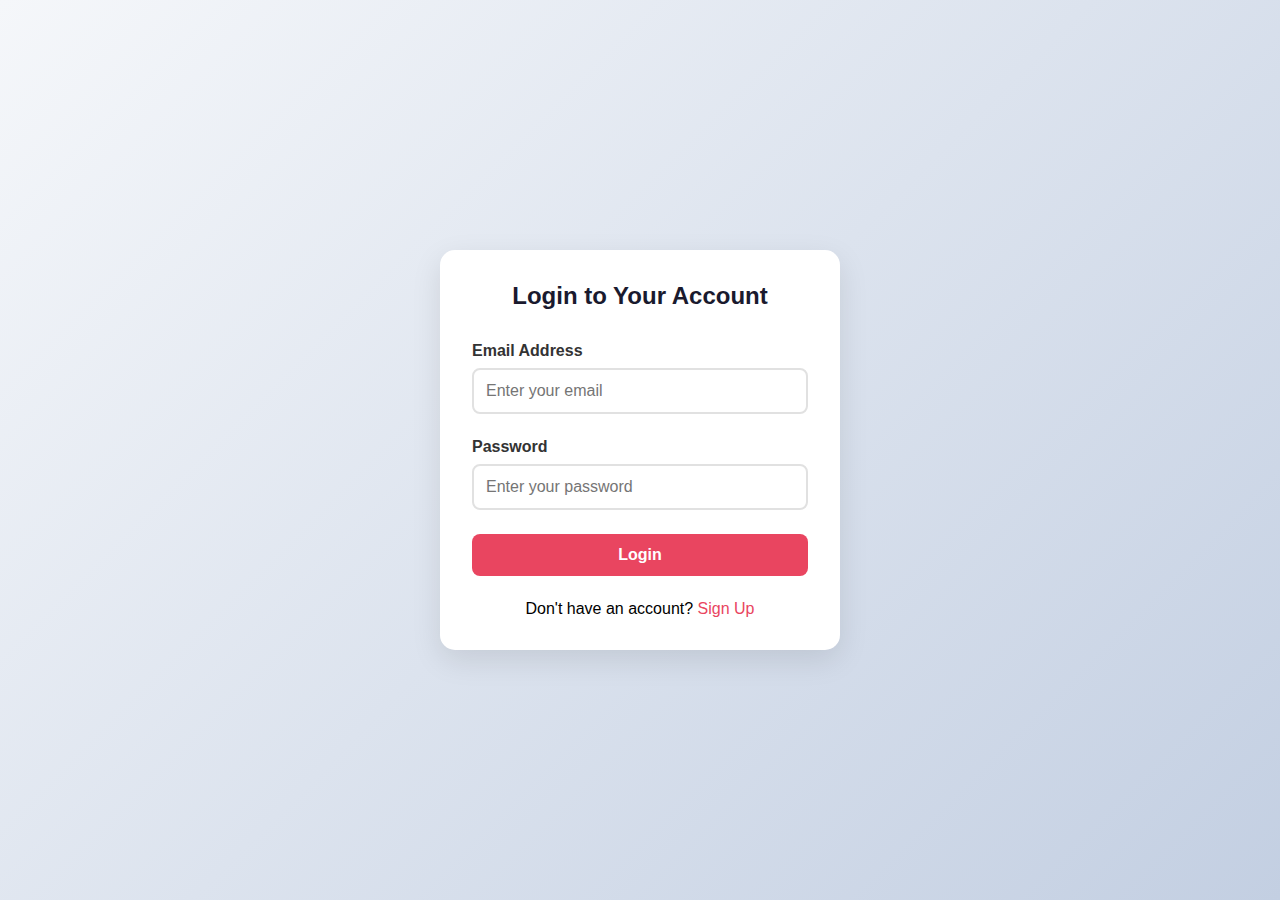
<file: frontend/index.html>
<!DOCTYPE html>
<html lang="en">
<head>
    <meta charset="UTF-8">
    <meta name="viewport" content="width=device-width, initial-scale=1.0">
    <title>Login - KSR Cinemas</title>
    <style>
        * {
            margin: 0;
            padding: 0;
            box-sizing: border-box;
        }
        
        body {
            font-family: Arial, sans-serif;
            background: linear-gradient(135deg, #f5f7fa 0%, #c3cfe2 100%);
            min-height: 100vh;
            display: flex;
            align-items: center;
            justify-content: center;
        }
        
        .form-container {
            max-width: 400px;
            width: 90%;
            padding: 2rem;
            background: white;
            border-radius: 15px;
            box-shadow: 0 10px 30px rgba(0,0,0,0.1);
        }
        
        h2 {
            text-align: center;
            margin-bottom: 2rem;
            color: #1a1a2e;
        }
        
        .form-group {
            margin-bottom: 1.5rem;
        }
        
        label {
            display: block;
            margin-bottom: 0.5rem;
            color: #333;
            font-weight: 600;
        }
        
        input {
            width: 100%;
            padding: 12px;
            border: 2px solid #e1e1e1;
            border-radius: 8px;
            font-size: 1rem;
            transition: border-color 0.3s ease;
        }
        
        input:focus {
            border-color: #e94560;
            outline: none;
        }
        
        .btn {
            width: 100%;
            padding: 12px;
            background: #e94560;
            color: white;
            border: none;
            border-radius: 8px;
            font-size: 1rem;
            font-weight: 600;
            cursor: pointer;
            transition: background-color 0.3s ease;
        }
        
        .btn:hover {
            background: #d63447;
        }
        
        .signup-link {
            text-align: center;
            margin-top: 1.5rem;
        }
        
        .signup-link a {
            color: #e94560;
            text-decoration: none;
        }
        
        .signup-link a:hover {
            text-decoration: underline;
        }
        
        .message {
            padding: 12px;
            margin-bottom: 1rem;
            border-radius: 8px;
            text-align: center;
            font-weight: 600;
            display: none;
        }
        
        .message.success {
            background: #d4edda;
            color: #155724;
            border: 1px solid #c3e6cb;
        }
        
        .message.error {
            background: #f8d7da;
            color: #721c24;
            border: 1px solid #f5c6cb;
        }
    </style>
</head>
<body>
    <div class="form-container">
        <h2>Login to Your Account</h2>
        
        <div id="message" class="message"></div>
        
        <form id="loginForm">
            <div class="form-group">
                <label for="email">Email Address</label>
                <input type="email" id="email" name="email" required placeholder="Enter your email">
            </div>
            
            <div class="form-group">
                <label for="password">Password</label>
                <input type="password" id="password" name="password" required placeholder="Enter your password">
            </div>
            
            <button type="submit" class="btn">Login</button>
        </form>
        
        <div class="signup-link">
            <p>Don't have an account? <a href="signup.html">Sign Up</a></p>
        </div>
    </div>

    <script>
        function showMessage(text, type) {
            const messageDiv = document.getElementById('message');
            messageDiv.textContent = text;
            messageDiv.className = `message ${type}`;
            messageDiv.style.display = 'block';
        }
        
        function hideMessage() {
            const messageDiv = document.getElementById('message');
            messageDiv.style.display = 'none';
        }
        
        document.getElementById('loginForm').addEventListener('submit', async function(e) {
            e.preventDefault();
            hideMessage();
            
            const email = document.getElementById('email').value;
            const password = document.getElementById('password').value;
            
            if (!email || !password) {
                showMessage('Please enter both email and password', 'error');
                return;
            }
            
            try {
                const credentials = {
                    email: email,
                    password: password
                };
                
                const response = await fetch('http://localhost:8081/api/login', {
                    method: 'POST',
                    headers: {
                        'Content-Type': 'application/json'
                    },
                    body: JSON.stringify(credentials)
                });
                
                const result = await response.json();
                
                if (result.status === 'success') {
                    // Store complete user information in localStorage
                    localStorage.setItem('userLoggedIn', 'true');
                    localStorage.setItem('currentUser', JSON.stringify(result.user));
                    
                    showMessage('Login successful! Redirecting to home page...', 'success');
                    setTimeout(() => {
                        window.location.href = 'home.html';
                    }, 1500);
                } else {
                    showMessage(result.message || 'Invalid email or password', 'error');
                }
            } catch (error) {
                console.error('Login error:', error);
                showMessage('Error connecting to server. Please try again.', 'error');
            }
        });
    </script>
</body>
</html>
</file>
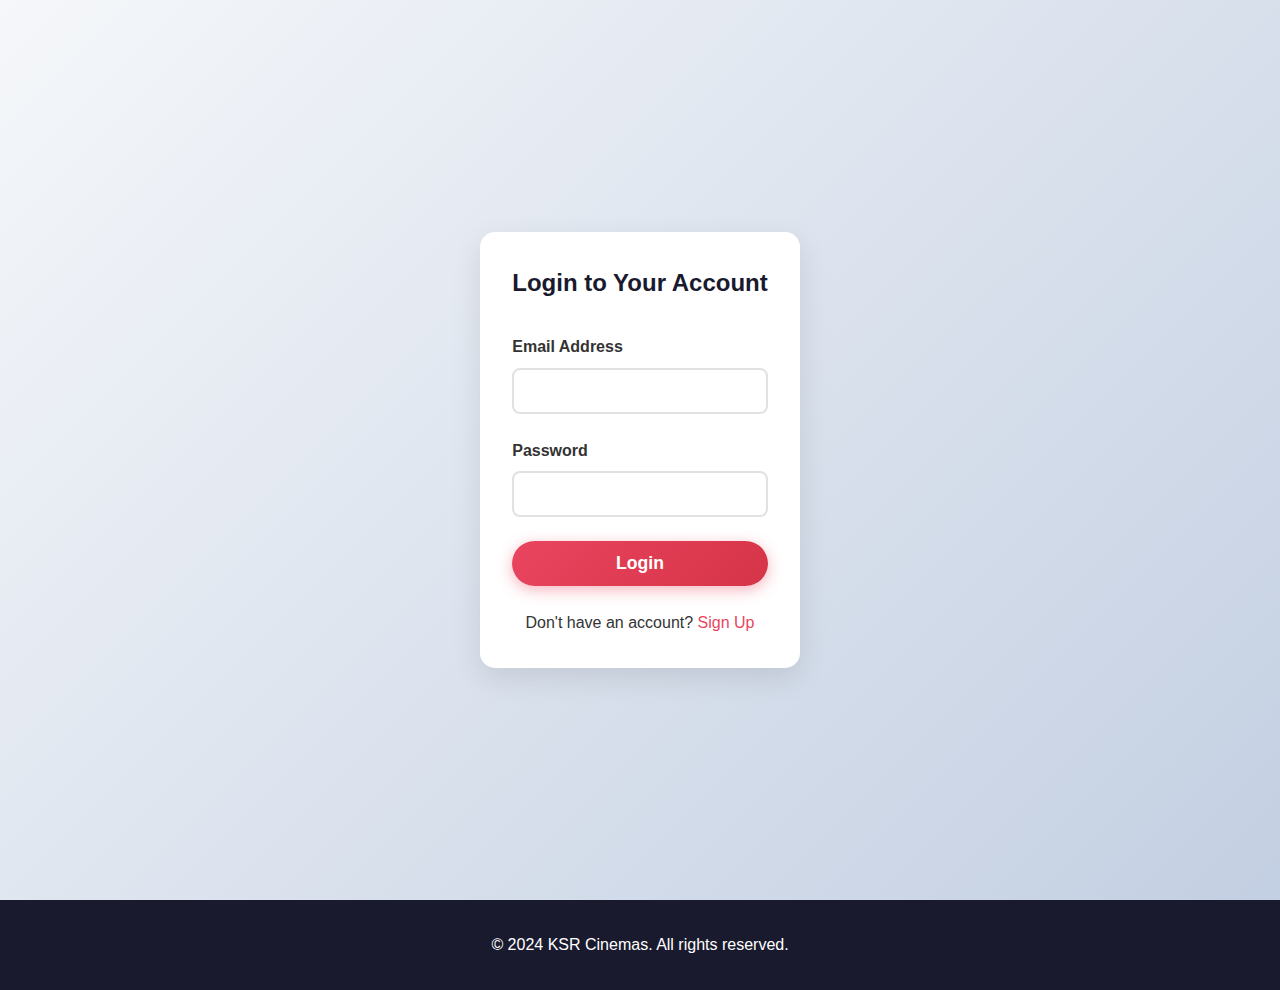
<file: frontend/confirmation.html>
<!DOCTYPE html>
<html lang="en">
<head>
    <meta charset="UTF-8">
    <meta name="viewport" content="width=device-width, initial-scale=1.0">
    <title>Booking Confirmation - KSR Cinemas</title>
    <link rel="stylesheet" href="css/style.css">
</head>
<body>
    <header>
        <nav class="navbar">
            <div class="nav-container">
                <h1 class="logo" id="smartLogo" style="cursor: pointer;">KSR CINEMAS</h1>
                <ul class="nav-menu" id="navMenu">
                    <li><a href="home.html">Home</a></li>
                    <li><a href="movies.html">Movies</a></li>
                    <li><a href="#" id="profileBtn" class="profile-name-btn">Profile</a></li>
                    <li><a href="#" id="logoutBtn">Logout</a></li>
                </ul>
            </div>
        </nav>
    </header>

    <main style="padding: 2rem 0; min-height: 70vh;">
        <div class="container">
            <div style="max-width: 600px; margin: 0 auto; text-align: center;">
                <div style="background: white; border-radius: 15px; padding: 3rem; box-shadow: 0 10px 30px rgba(0,0,0,0.1);">
                    <div style="color: #4caf50; font-size: 4rem; margin-bottom: 1rem;">✓</div>
                    <h1 style="color: #1a1a2e; margin-bottom: 1rem;">Booking Confirmed!</h1>
                    <p style="color: #666; margin-bottom: 2rem;">Thank you for choosing KSR Cinemas. Your booking has been successfully confirmed.</p>
                    
                    <div id="bookingDetails" style="background: #f8f9fa; padding: 2rem; border-radius: 10px; margin: 2rem 0; text-align: left;">
                        <!-- Booking details will be loaded here -->
                    </div>
                    
                    <div style="background: #e8f5e8; padding: 1.5rem; border-radius: 10px; margin-bottom: 2rem;">
                        <h3 style="color: #4caf50; margin-bottom: 0.5rem;">Booking ID: #KSR2024001</h3>
                        <p style="color: #666; margin: 0;">Please save this booking ID for your records</p>
                    </div>
                    
                    <div style="margin-top: 2rem;">
                        <a href="movies.html" class="btn btn-primary" style="margin-right: 1rem;">Book Another Movie</a>
                        <a href="index.html" class="btn btn-secondary">Go to Home</a>
                    </div>
                </div>
            </div>
        </div>
    </main>

    <footer>
        <div class="container">
            <p>&copy; 2024 KSR Cinemas. All rights reserved.</p>
        </div>
    </footer>

    <script src="js/main.js"></script>
    <script src="js/profile-modal.js"></script>
    <script>
        // Load booking details from localStorage
        document.addEventListener('DOMContentLoaded', function() {
            console.log('Loading confirmation page...');
            
            // Initialize profile navbar functionality
            initializeProfileNavbar();
            
            const bookingDetails = localStorage.getItem('bookingDetails');
            const detailsContainer = document.getElementById('bookingDetails');
            
            console.log('Raw booking details from localStorage:', bookingDetails);
            
            if (bookingDetails && bookingDetails !== 'null') {
                try {
                    const booking = JSON.parse(bookingDetails);
                    console.log('Parsed booking details:', booking);
                    
                    detailsContainer.innerHTML = `
                        <h3 style="color: #1a1a2e; margin-bottom: 1rem;">Booking Details</h3>
                        <div style="display: grid; gap: 0.8rem;">
                            <div><strong>Customer Name:</strong> ${booking.userName || 'Guest'}</div>
                            <div><strong>Email:</strong> ${booking.userEmail || 'N/A'}</div>
                            <div><strong>Phone:</strong> ${booking.userPhone || 'N/A'}</div>
                            <hr style="margin: 0.5rem 0; border: 1px solid #ddd;">
                            <div><strong>Movie:</strong> ${booking.movieName || booking.movie || 'N/A'}</div>
                            <div><strong>Show Time:</strong> ${booking.showTime || booking.showtime || 'N/A'}</div>
                            <div><strong>Booking Date:</strong> ${booking.bookingTime || new Date().toLocaleString()}</div>
                            <div><strong>Seats:</strong> ${Array.isArray(booking.seats) ? booking.seats.join(', ') : (booking.seats || 'N/A')}</div>
                            <div><strong>Number of Tickets:</strong> ${Array.isArray(booking.seats) ? booking.seats.length : 1}</div>
                            <div style="padding-top: 1rem; border-top: 2px solid #e94560; margin-top: 1rem;">
                                <strong style="color: #e94560; font-size: 1.2rem;">Total Amount: ₹${booking.totalAmount || booking.totalPrice || '0'}</strong>
                            </div>
                        </div>
                    `;
                    
                    // Clear the booking details from localStorage after a delay
                    setTimeout(() => {
                        localStorage.removeItem('bookingDetails');
                        console.log('Booking details cleared from localStorage');
                    }, 5000); // Wait 5 seconds before clearing
                    
                } catch (error) {
                    console.error('Error parsing booking details:', error);
                    detailsContainer.innerHTML = `
                        <h3 style="color: #1a1a2e; margin-bottom: 1rem;">Booking Details</h3>
                        <p style="color: #666;">Error loading booking details. Raw data: ${bookingDetails}</p>
                    `;
                }
            } else {
                console.log('No booking details found in localStorage');
                detailsContainer.innerHTML = `
                    <h3 style="color: #1a1a2e; margin-bottom: 1rem;">Booking Details</h3>
                    <p style="color: #666;">No booking details found. Please book your tickets again.</p>
                `;
            }
        });
    </script>
</body>
</html>
</file>
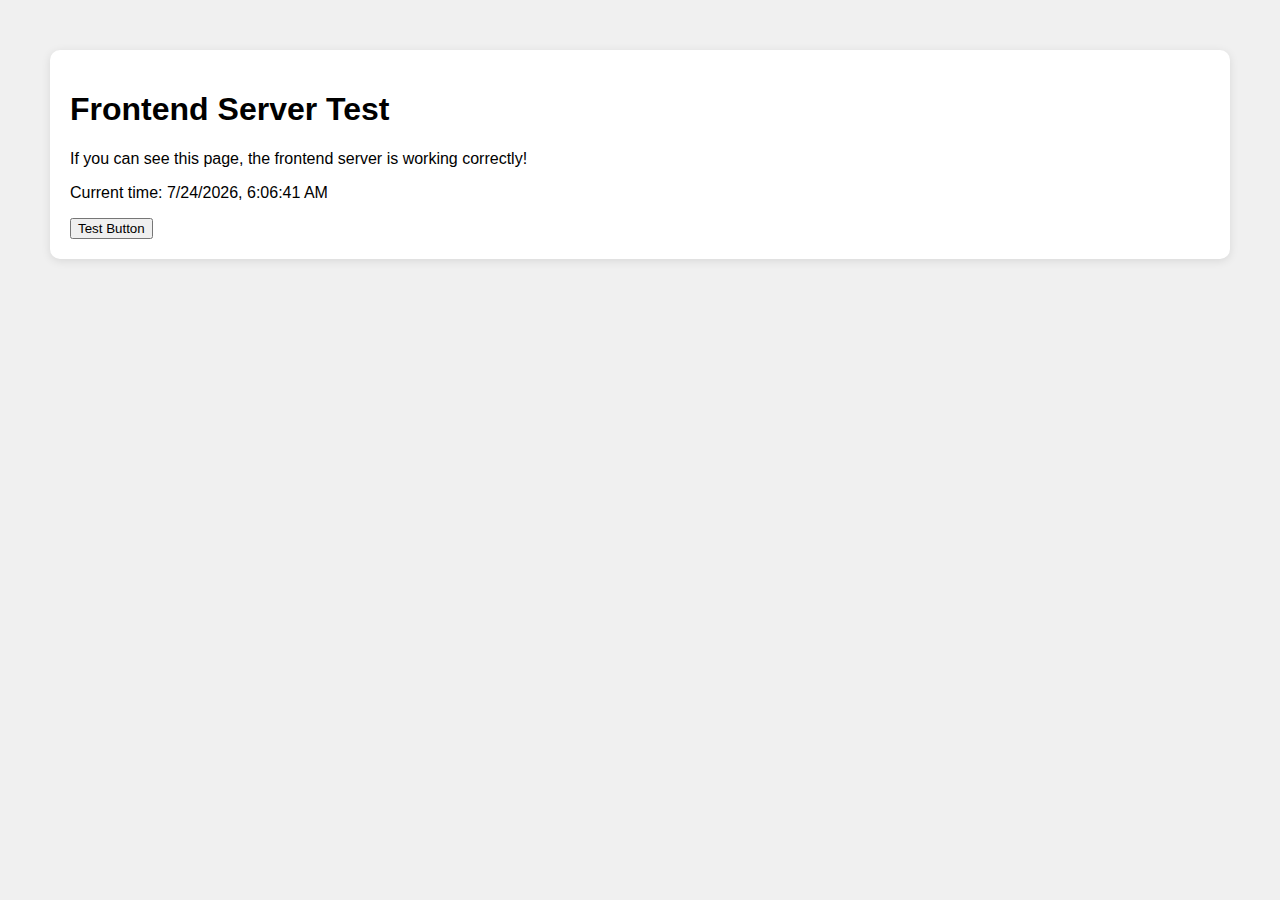
<file: frontend/debug.html>
<!DOCTYPE html>
<html>
<head>
    <title>Test Page</title>
    <style>
        body { 
            font-family: Arial, sans-serif; 
            margin: 50px;
            background-color: #f0f0f0;
        }
        .container { 
            background: white; 
            padding: 20px; 
            border-radius: 10px;
            box-shadow: 0 2px 10px rgba(0,0,0,0.1);
        }
    </style>
</head>
<body>
    <div class="container">
        <h1>Frontend Server Test</h1>
        <p>If you can see this page, the frontend server is working correctly!</p>
        <p>Current time: <span id="time"></span></p>
        <button onclick="testButton()">Test Button</button>
    </div>
    
    <script>
        document.getElementById('time').textContent = new Date().toLocaleString();
        function testButton() {
            alert('Button works! Server is functioning properly.');
        }
    </script>
</body>
</html>
</file>
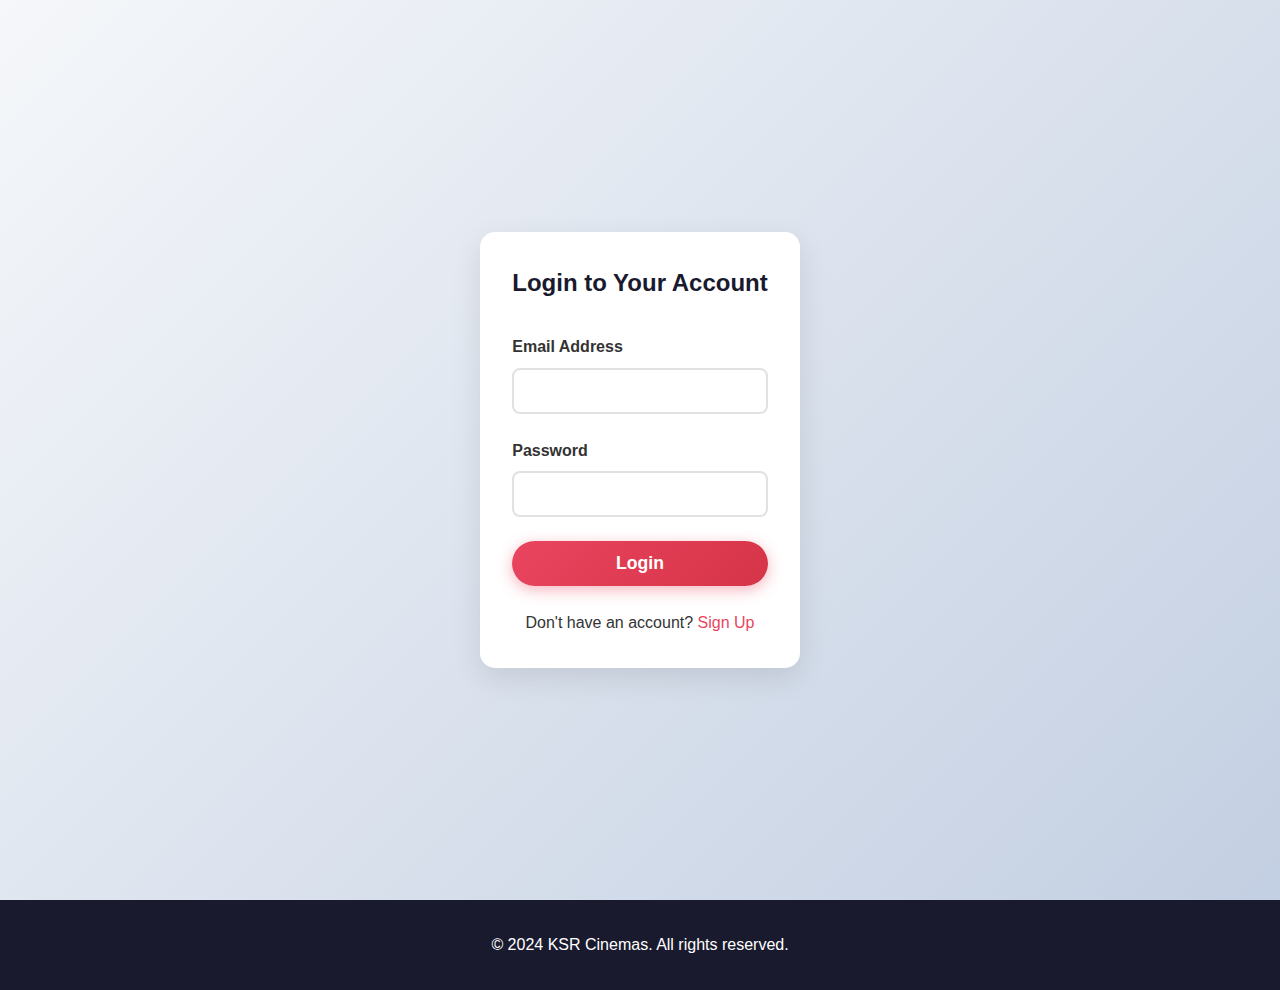
<file: frontend/home.html>
<!DOCTYPE html>
<html lang="en">
<head>
    <meta charset="UTF-8">
    <meta name="viewport" content="width=device-width, initial-scale=1.0">
    <title>KSR Cinemas - Book Your Movie Experience</title>
    <link rel="stylesheet" href="css/style.css">
</head>
<body>
    <header>
        <nav class="navbar">
            <div class="nav-container">
                <h1 class="logo" id="smartLogo" style="cursor: pointer;">KSR CINEMAS</h1>
                <ul class="nav-menu">
                    <li><a href="home.html">Home</a></li>
                    <li><a href="movies.html">Movies</a></li>
                    <li><a href="#" id="profileBtn" class="profile-name-btn">Profile</a></li>
                    <li><a href="#" id="logoutBtn">Logout</a></li>
                </ul>
            </div>
        </nav>
    </header>

    <main>
        <section class="hero">
            <div class="hero-content">
                <h1>Welcome to KSR Cinemas</h1>
                <p>Experience the magic of movies with premium comfort and state-of-the-art technology</p>
                <div class="hero-buttons">
                    <a href="movies.html" class="btn btn-primary">Book Now</a>
                    <a href="#about" class="btn btn-secondary">Learn More</a>
                </div>
            </div>
        </section>

        <section class="now-showing">
            <div class="container">
                <h2>Now Showing</h2>
                <div class="movies-grid" id="movies-grid">
                    <!-- Movies will be loaded here from API -->
                    <div class="loading-message">Loading movies...</div>
                </div>
            </div>
        </section>

        <section class="quick-booking">
            <div class="container">
                <h2>Quick Booking</h2>
                <p>Ready to watch a movie? Choose your preferred showtime and book your seats now!</p>
                <a href="movies.html" class="btn btn-primary">View All Movies</a>
            </div>
        </section>
    </main>

    <footer>
        <div class="container">
            <p>&copy; 2024 KSR Cinemas. All rights reserved.</p>
        </div>
    </footer>

    <script src="js/main.js"></script>
    <script src="js/profile-modal.js"></script>
    <script>
        // Initialize profile and navigation - main.js already handles authentication
        document.addEventListener('DOMContentLoaded', function() {
            // Initialize profile navbar functionality
            initializeProfileNavbar();
        });
    </script>
</body>
</html>
</file>
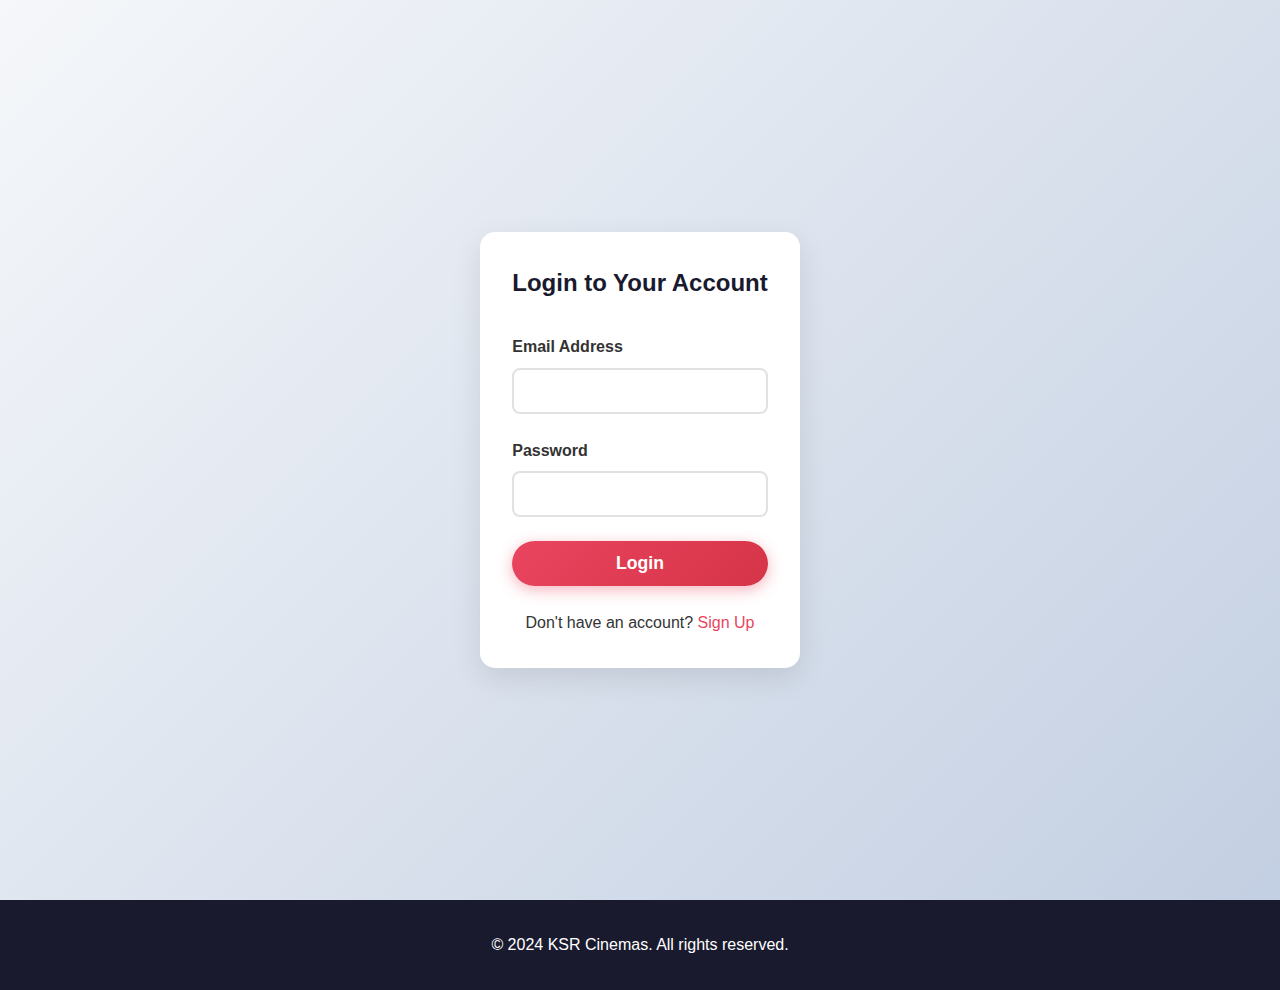
<file: frontend/login.html>
<!DOCTYPE html>
<html lang="en">
<head>
    <meta charset="UTF-8">
    <meta name="viewport" content="width=device-width, initial-scale=1.0">
    <title>Login - KSR Cinemas</title>
    <link rel="stylesheet" href="css/style.css">
</head>
<body class="auth-page">
    <main style="min-height: 100vh; display: flex; align-items: center; background: linear-gradient(135deg, #f5f7fa 0%, #c3cfe2 100%);">
        <div class="form-container">
            <h2 style="text-align: center; margin-bottom: 2rem; color: #1a1a2e;">Login to Your Account</h2>
            
            <form id="loginForm">
                <div class="form-group">
                    <label for="email">Email Address</label>
                    <input type="email" id="email" name="email" required>
                </div>
                
                <div class="form-group">
                    <label for="password">Password</label>
                    <input type="password" id="password" name="password" required>
                </div>
                
                <button type="submit" class="btn btn-primary" style="width: 100%;">Login</button>
            </form>
            
            <div style="text-align: center; margin-top: 1.5rem;">
                <p>Don't have an account? <a href="signup.html" style="color: #e94560; text-decoration: none;">Sign Up</a></p>
            </div>
        </div>
    </main>

    <footer>
        <div class="container">
            <p>&copy; 2024 KSR Cinemas. All rights reserved.</p>
        </div>
    </footer>

    <script src="js/main.js"></script>
    <script>
        // Remove the duplicate login form handler since it's now handled in main.js
        // The main.js file already has proper backend integration for login
    </script>
</body>
</html>
</file>
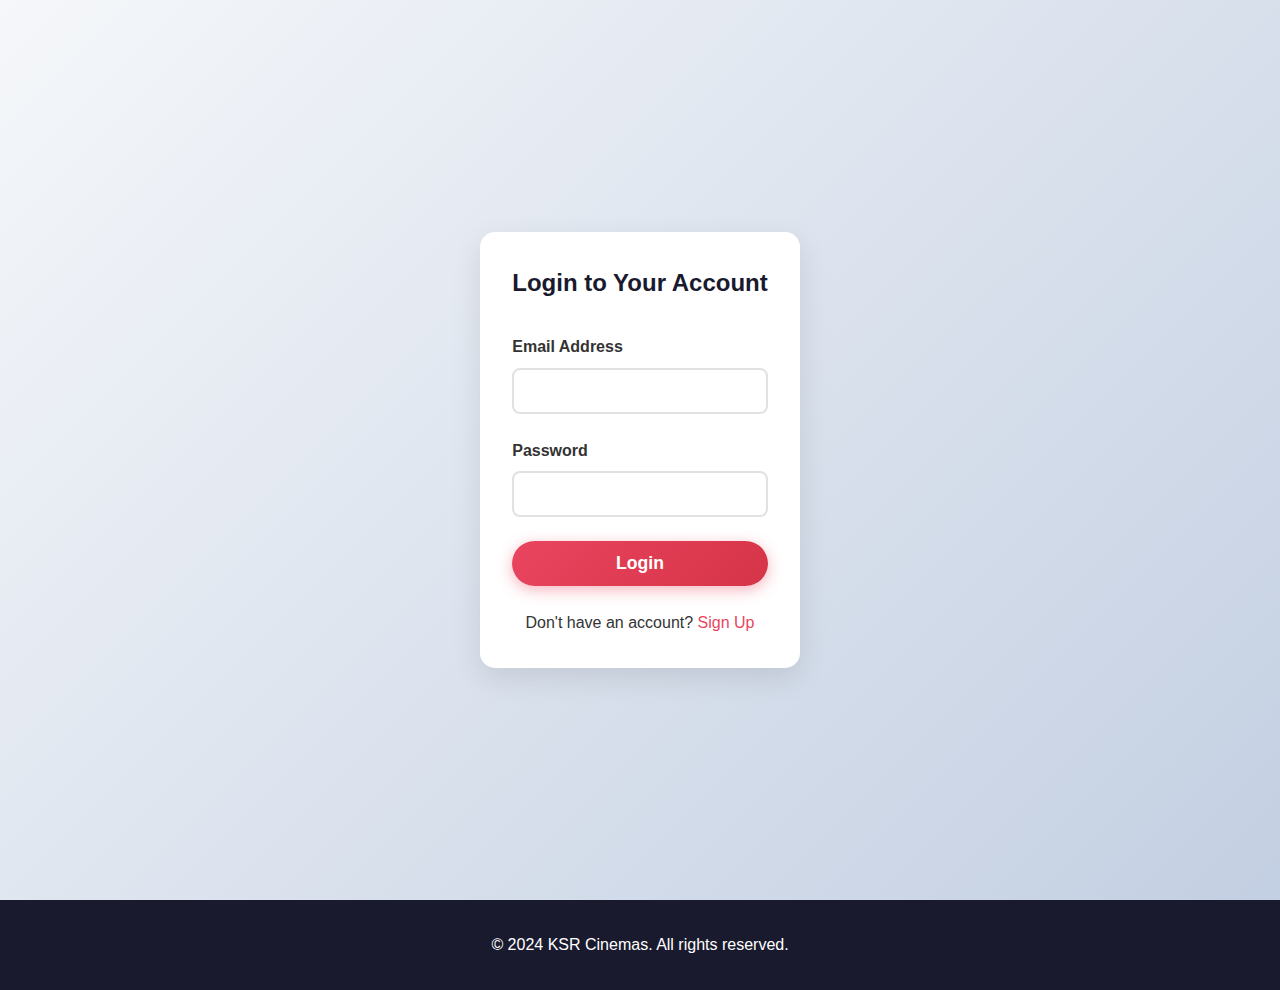
<file: frontend/movies.html>
<!DOCTYPE html>
<html lang="en">
<head>
    <meta charset="UTF-8">
    <meta name="viewport" content="width=device-width, initial-scale=1.0">
    <title>Movies - KSR Cinemas</title>
    <link rel="stylesheet" href="css/style.css">
</head>
<body>
    <header>
        <nav class="navbar">
            <div class="nav-container">
                <h1 class="logo" id="smartLogo" style="cursor: pointer;">KSR CINEMAS</h1>
                <ul class="nav-menu">
                    <li><a href="home.html">Home</a></li>
                    <li><a href="movies.html">Movies</a></li>
                    <li><a href="#" id="profileBtn" class="profile-name-btn">Profile</a></li>
                    <li><a href="#" id="logoutBtn">Logout</a></li>
                </ul>
            </div>
        </nav>
    </header>

    <main style="padding: 2rem 0; min-height: 70vh;">
        <div class="container">
            <h1 style="text-align: center; margin-bottom: 3rem; color: #1a1a2e;">Now Showing</h1>
            
            <div class="movies-grid">
                <div class="movie-card">
                    <div class="movie-poster">Movie Poster 1</div>
                    <div class="movie-info">
                        <h3>Action Adventure</h3>
                        <p>An epic action-packed adventure with stunning visuals and thrilling sequences.</p>
                        <p><strong>Duration:</strong> 2h 30min | <strong>Genre:</strong> Action</p>
                        <a href="show.html" class="btn btn-primary">Book Tickets</a>
                    </div>
                </div>
                
                <div class="movie-card">
                    <div class="movie-poster">Movie Poster 2</div>
                    <div class="movie-info">
                        <h3>Romantic Comedy</h3>
                        <p>A heartwarming romantic comedy that will make you laugh and cry.</p>
                        <p><strong>Duration:</strong> 2h 15min | <strong>Genre:</strong> Romance</p>
                        <a href="show.html" class="btn btn-primary">Book Tickets</a>
                    </div>
                </div>
                
                <div class="movie-card">
                    <div class="movie-poster">Movie Poster 3</div>
                    <div class="movie-info">
                        <h3>Sci-Fi Thriller</h3>
                        <p>A mind-bending science fiction thriller that will keep you on the edge.</p>
                        <p><strong>Duration:</strong> 2h 45min | <strong>Genre:</strong> Sci-Fi</p>
                        <a href="show.html" class="btn btn-primary">Book Tickets</a>
                    </div>
                </div>
                
                <div class="movie-card">
                    <div class="movie-poster">Movie Poster 4</div>
                    <div class="movie-info">
                        <h3>Horror Mystery</h3>
                        <p>A spine-chilling horror mystery that will haunt your dreams.</p>
                        <p><strong>Duration:</strong> 1h 55min | <strong>Genre:</strong> Horror</p>
                        <a href="show.html" class="btn btn-primary">Book Tickets</a>
                    </div>
                </div>
                
                <div class="movie-card">
                    <div class="movie-poster">Movie Poster 5</div>
                    <div class="movie-info">
                        <h3>Family Drama</h3>
                        <p>An emotional family drama that touches the heart with its powerful story.</p>
                        <p><strong>Duration:</strong> 2h 20min | <strong>Genre:</strong> Drama</p>
                        <a href="show.html" class="btn btn-primary">Book Tickets</a>
                    </div>
                </div>
                
                <div class="movie-card">
                    <div class="movie-poster">Movie Poster 6</div>
                    <div class="movie-info">
                        <h3>Animated Adventure</h3>
                        <p>A colorful animated adventure perfect for the whole family.</p>
                        <p><strong>Duration:</strong> 1h 45min | <strong>Genre:</strong> Animation</p>
                        <a href="show.html" class="btn btn-primary">Book Tickets</a>
                    </div>
                </div>
            </div>
        </div>
    </main>

    <footer>
        <div class="container">
            <p>&copy; 2024 KSR Cinemas. All rights reserved.</p>
        </div>
    </footer>

    <script src="js/main.js"></script>
    <script src="js/profile-modal.js"></script>
    <script>
        // Initialize page functionality
        document.addEventListener('DOMContentLoaded', function() {
            // Initialize profile navbar functionality
            initializeProfileNavbar();
        });
    </script>
</body>
</html>
</file>
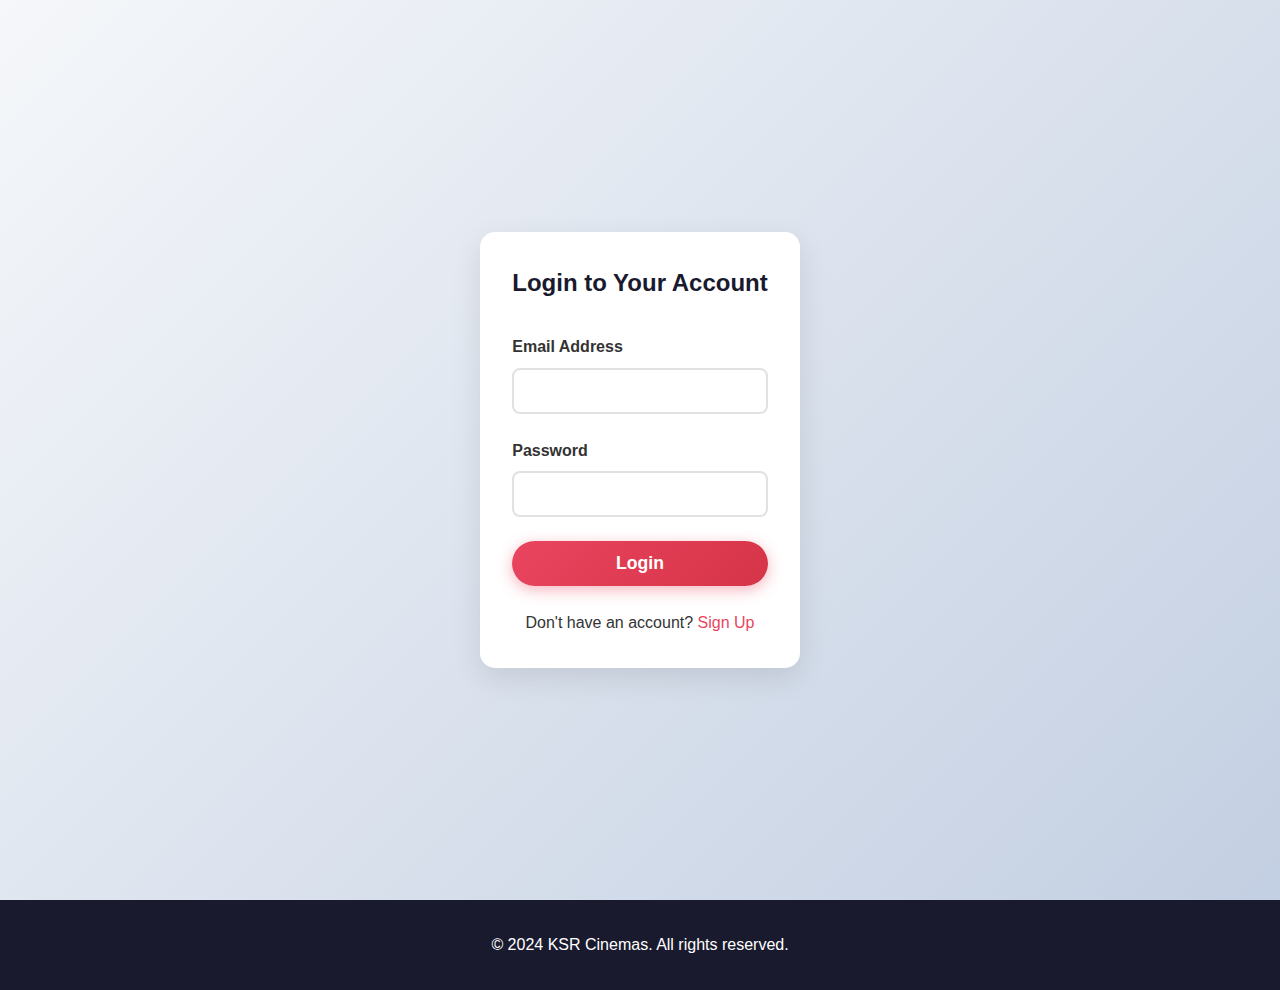
<file: frontend/redirect-index.html>
<!DOCTYPE html>
<html lang="en">
<head>
    <meta charset="UTF-8">
    <meta name="viewport" content="width=device-width, initial-scale=1.0">
    <title>KSR Cinemas - Redirecting...</title>
    <script>
        // Immediately redirect to login page
        window.location.href = 'login.html';
    </script>
</head>
<body>
    <p>Redirecting to login page...</p>
</body>
</html>
</file>
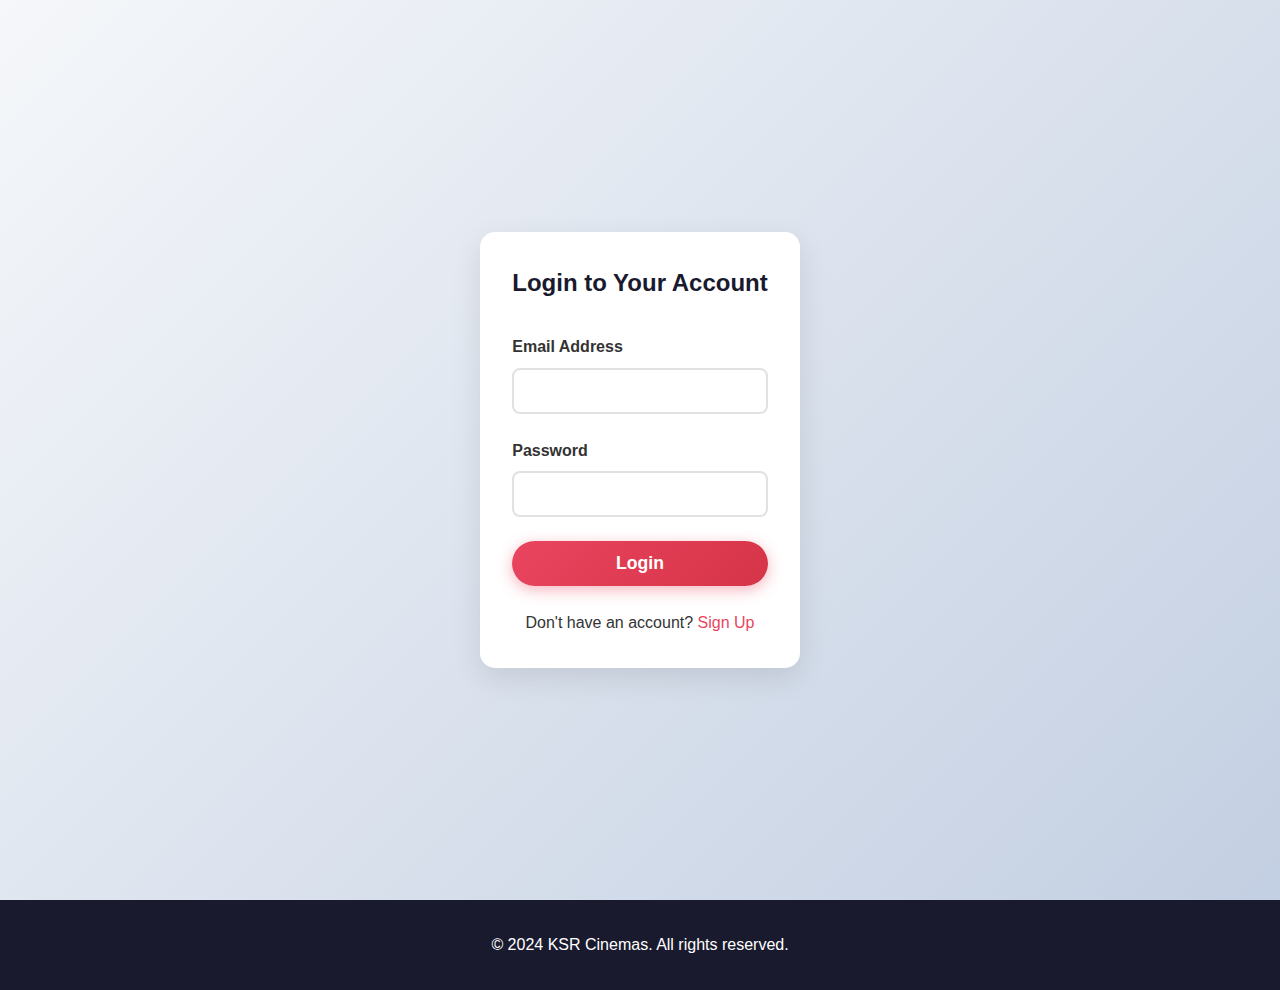
<file: frontend/seats.html>
<!DOCTYPE html>
<html lang="en">
<head>
    <meta charset="UTF-8">
    <meta name="viewport" content="width=device-width, initial-scale=1.0">
    <title>Select Seats - KSR Cinemas</title>
    <link rel="stylesheet" href="css/style.css">
</head>
<body>
    <header>
        <nav class="navbar">
            <div class="nav-container">
                <h1 class="logo" id="smartLogo" style="cursor: pointer;">KSR CINEMAS</h1>
                <ul class="nav-menu" id="navMenu">
                    <li><a href="home.html">Home</a></li>
                    <li><a href="movies.html">Movies</a></li>
                    <li><a href="#" id="profileBtn" class="profile-name-btn">Profile</a></li>
                    <li><a href="#" id="logoutBtn">Logout</a></li>
                </ul>
            </div>
        </nav>
    </header>

    <main style="padding: 2rem 0; min-height: 70vh;">
        <div class="container">
            <h1 style="text-align: center; margin-bottom: 2rem; color: #1a1a2e;">Select Your Seats</h1>
            
            <div class="seats-container">
                <div class="screen">SCREEN</div>
                
                <!-- Seat Legend -->
                <div style="display: flex; justify-content: center; gap: 2rem; margin-bottom: 2rem; flex-wrap: wrap;">
                    <div style="display: flex; align-items: center; gap: 0.5rem;">
                        <div class="seat available" style="width: 20px; height: 20px;"></div>
                        <span>Available</span>
                    </div>
                    <div style="display: flex; align-items: center; gap: 0.5rem;">
                        <div class="seat selected" style="width: 20px; height: 20px;"></div>
                        <span>Selected</span>
                    </div>
                    <div style="display: flex; align-items: center; gap: 0.5rem;">
                        <div class="seat occupied" style="width: 20px; height: 20px;"></div>
                        <span>Occupied</span>
                    </div>
                </div>
                
                <!-- Seats Grid -->
                <div class="seats-grid" id="seats-grid">
                    <!-- Seats will be loaded dynamically -->
                    <div class="loading-message">Loading seats...</div>
                </div>
                
                <!-- Booking Summary -->
                <div class="booking-info" style="background: white; padding: 2rem; border-radius: 15px; box-shadow: 0 5px 15px rgba(0,0,0,0.1); margin-top: 2rem;">
                    <h3>Booking Summary</h3>
                    <p>Selected Seats: <span id="selected-seats">None</span></p>
                    <p>Number of Seats: <span id="seat-count">0</span></p>
                    <p>Price per Seat: ₹<span id="price-per-seat">200</span></p>
                    <p><strong>Total Price: ₹<span id="total-price">0</span></strong></p>
                </div>
                
                <div style="text-align: center; margin-top: 2rem;">
                    <button class="btn btn-primary" onclick="proceedToBooking()" disabled id="proceedBtn">Proceed to Payment</button>
                </div>
            </div>
        </div>
    </main>

    <footer>
        <div class="container">
            <p>&copy; 2024 KSR Cinemas. All rights reserved.</p>
        </div>
    </footer>

    <script src="js/main.js"></script>
    <script src="js/profile-modal.js"></script>
    <script>
        let selectedSeats = [];
        let currentShowtimeId = 1; // Default showtime ID
        let pricePerSeat = 200;
        
        // Load seats on page load
        document.addEventListener('DOMContentLoaded', async function() {
            // Get showtime ID from URL parameter (you can implement this)
            const urlParams = new URLSearchParams(window.location.search);
            currentShowtimeId = urlParams.get('showtimeId') || 1;
            
            await loadSeats();
        });

        async function loadSeats() {
            try {
                const response = await fetch(`http://localhost:8081/api/seats?showtimeId=${currentShowtimeId}`);
                const seatData = await response.json();
                
                if (seatData.available && seatData.occupied) {
                    displaySeats(seatData.available, seatData.occupied);
                } else {
                    console.error('Invalid seat data received');
                }
            } catch (error) {
                console.error('Error loading seats:', error);
                // Fallback to static seats
                displayFallbackSeats();
            }
        }

        function displaySeats(availableSeats, occupiedSeats) {
            const seatsGrid = document.getElementById('seats-grid');
            let seatsHTML = '';
            
            // Generate all possible seats (A1-E10)
            const rows = ['A', 'B', 'C', 'D', 'E'];
            const seatsPerRow = 10;
            
            rows.forEach(row => {
                for (let i = 1; i <= seatsPerRow; i++) {
                    const seatNumber = row + i;
                    let seatClass = 'seat ';
                    
                    if (occupiedSeats.includes(seatNumber)) {
                        seatClass += 'occupied';
                    } else {
                        seatClass += 'available';
                    }
                    
                    seatsHTML += `<div class="${seatClass}" data-seat="${seatNumber}" onclick="toggleSeat('${seatNumber}')">${seatNumber}</div>`;
                }
            });
            
            seatsGrid.innerHTML = seatsHTML;
        }

        function displayFallbackSeats() {
            const seatsGrid = document.getElementById('seats-grid');
            let seatsHTML = '';
            
            // Generate static seats for fallback
            const rows = ['A', 'B', 'C', 'D', 'E'];
            const seatsPerRow = 10;
            const preOccupiedSeats = ['A3', 'A4', 'B7', 'B8', 'D5', 'D6'];
            
            rows.forEach(row => {
                for (let i = 1; i <= seatsPerRow; i++) {
                    const seatNumber = row + i;
                    let seatClass = 'seat ';
                    
                    if (preOccupiedSeats.includes(seatNumber)) {
                        seatClass += 'occupied';
                    } else {
                        seatClass += 'available';
                    }
                    
                    seatsHTML += `<div class="${seatClass}" data-seat="${seatNumber}" onclick="toggleSeat('${seatNumber}')">${seatNumber}</div>`;
                }
            });
            
            seatsGrid.innerHTML = seatsHTML;
        }

        function toggleSeat(seatNumber) {
            const seatElement = document.querySelector(`[data-seat="${seatNumber}"]`);
            
            if (seatElement.classList.contains('occupied')) {
                return; // Can't select occupied seats
            }
            
            if (seatElement.classList.contains('selected')) {
                // Deselect seat
                seatElement.classList.remove('selected');
                seatElement.classList.add('available');
                selectedSeats = selectedSeats.filter(seat => seat !== seatNumber);
            } else {
                // Select seat
                seatElement.classList.remove('available');
                seatElement.classList.add('selected');
                selectedSeats.push(seatNumber);
            }
            
            updateBookingInfo();
        }

        function updateBookingInfo() {
            const seatCount = selectedSeats.length;
            const totalPrice = seatCount * pricePerSeat;
            
            document.getElementById('selected-seats').textContent = selectedSeats.join(', ') || 'None';
            document.getElementById('seat-count').textContent = seatCount;
            document.getElementById('total-price').textContent = totalPrice;
            
            const proceedBtn = document.getElementById('proceedBtn');
            proceedBtn.disabled = seatCount === 0;
        }
        
        async function proceedToBooking() {
            if (selectedSeats.length === 0) {
                alert('Please select at least one seat');
                return;
            }
            
            // Check if user is logged in using the current authentication system
            const currentUser = JSON.parse(localStorage.getItem('currentUser'));
            if (!currentUser) {
                alert('Please login first to book seats');
                window.location.href = 'login.html';
                return;
            }
            
            // Get movie details from URL parameters
            const urlParams = new URLSearchParams(window.location.search);
            const movieName = urlParams.get('movie') || 'Action Adventure';
            const showTime = urlParams.get('time') || '7:00 PM';
            
            // Create booking timestamp
            const bookingTime = new Date().toLocaleString();
            
            const bookingData = {
                showtimeId: currentShowtimeId,
                seatNumbers: selectedSeats.join(','),
                totalAmount: selectedSeats.length * pricePerSeat,
                userId: currentUser.id,
                movieName: movieName,
                showTime: showTime
            };
            
            // Store booking details BEFORE making the API call
            const bookingDetailsForConfirmation = {
                movieName: movieName,
                showTime: showTime,
                seats: [...selectedSeats], // Create a copy of the array
                totalAmount: selectedSeats.length * pricePerSeat,
                userName: currentUser.username,
                userEmail: currentUser.email,
                userPhone: currentUser.phoneNumber,
                bookingTime: bookingTime
            };
            
            console.log('Booking details to store:', bookingDetailsForConfirmation);
            
            try {
                const formData = new URLSearchParams(bookingData);
                const response = await fetch('http://localhost:8081/api/booking', {
                    method: 'POST',
                    headers: {
                        'Content-Type': 'application/x-www-form-urlencoded',
                    },
                    body: formData
                });
                
                const result = await response.json();
                console.log('Booking API response:', result);
                
                if (result.success) {
                    // Store booking details for confirmation page
                    localStorage.setItem('bookingDetails', JSON.stringify(bookingDetailsForConfirmation));
                    console.log('Booking details stored in localStorage');
                    
                    // Reload seats to show updated status first
                    await loadSeats();
                    selectedSeats = [];
                    updateBookingInfo();
                    
                    // Show success message and redirect after a brief delay
                    alert('Booking successful! Redirecting to confirmation...');
                    setTimeout(() => {
                        window.location.href = 'confirmation.html';
                    }, 1500);
                } else {
                    alert('Booking failed: ' + (result.message || result.error || 'Unknown error'));
                    // Reload seats to show updated status
                    await loadSeats();
                    selectedSeats = [];
                    updateBookingInfo();
                }
            } catch (error) {
                console.error('Booking error:', error);
                alert('Error processing booking. Please try again.');
            }
        }
        
        // Logout functionality
        document.addEventListener('DOMContentLoaded', function() {
            // Initialize profile navbar functionality
            initializeProfileNavbar();
            
            // Initialize seat loading
            loadSeats();
        });
    </script>
</body>
</html>
</file>
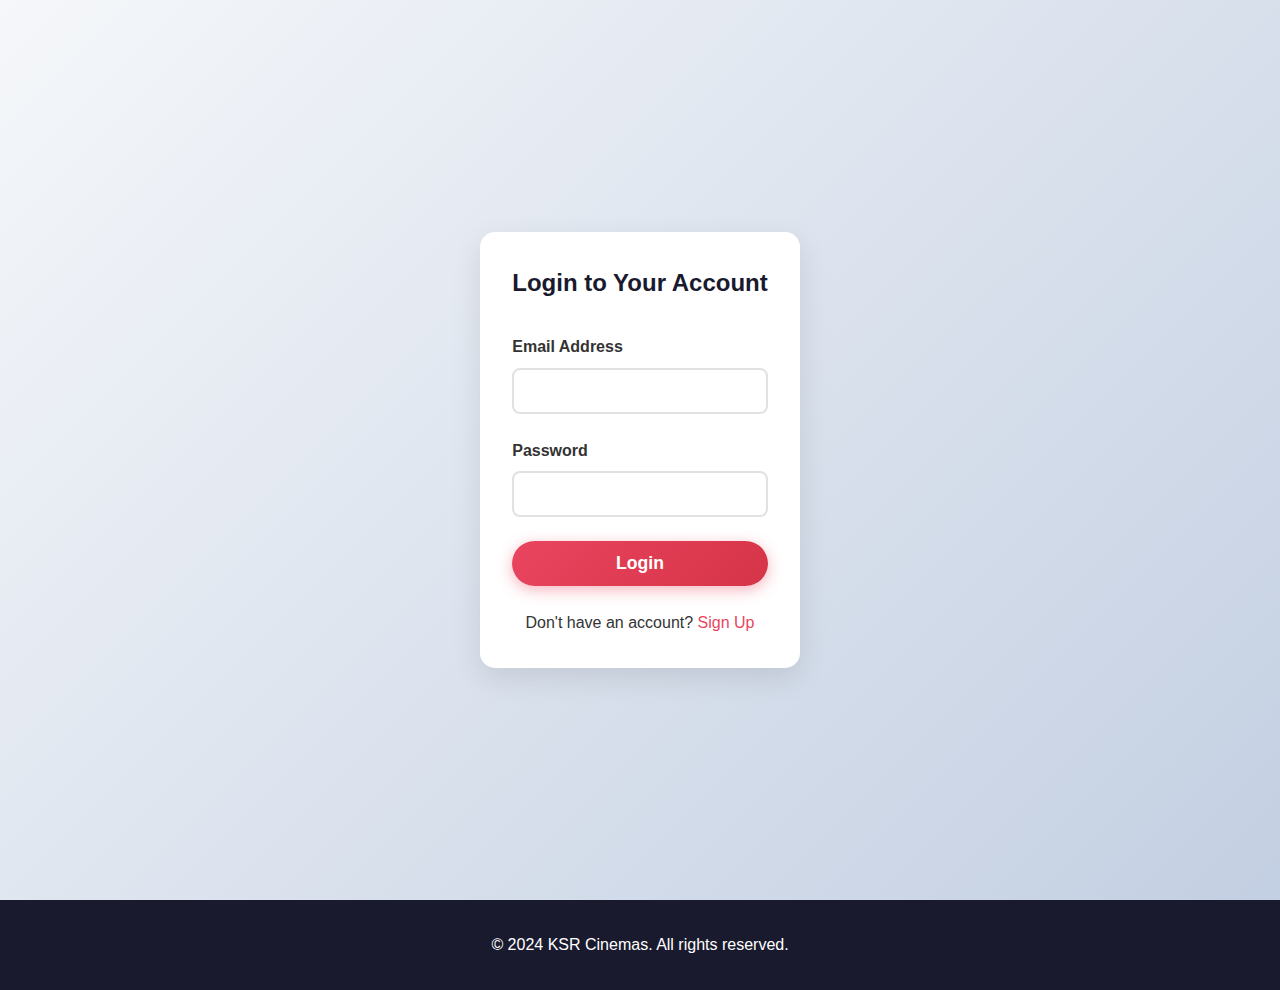
<file: frontend/show.html>
<!DOCTYPE html>
<html lang="en">
<head>
    <meta charset="UTF-8">
    <meta name="viewport" content="width=device-width, initial-scale=1.0">
    <title>Show Times - KSR Cinemas</title>
    <link rel="stylesheet" href="css/style.css">
</head>
<body>
    <header>
        <nav class="navbar">
            <div class="nav-container">
                <h1 class="logo" id="smartLogo" style="cursor: pointer;">KSR CINEMAS</h1>
                <ul class="nav-menu" id="navMenu">
                    <li><a href="home.html">Home</a></li>
                    <li><a href="movies.html">Movies</a></li>
                    <li><a href="#" id="profileBtn" class="profile-name-btn">Profile</a></li>
                    <li><a href="#" id="logoutBtn">Logout</a></li>
                </ul>
            </div>
        </nav>
    </header>

    <main style="padding: 2rem 0; min-height: 70vh;">
        <div class="container">
            <h1 style="text-align: center; margin-bottom: 2rem; color: #1a1a2e;">Select Show Time</h1>
            
            <!-- Simple Movie Info -->
            <div class="simple-movie-card">
                <h2 id="movie-title">Loading...</h2>
                <p id="movie-info">Loading movie information...</p>
            </div>
            
            <!-- Simple Showtimes -->
            <div class="simple-showtimes">
                <h3>Available Times</h3>
                <div id="times-grid" class="times-grid">
                    <!-- Times will be loaded here -->
                </div>
            </div>
            
            <!-- Selected Show -->
            <div id="selected-show" class="simple-selected" style="display: none;">
                <p id="show-details"></p>
                <a href="seats.html" class="btn btn-primary">Book Tickets</a>
            </div>
        </div>
    </main>

    <footer>
        <div class="container">
            <p>&copy; 2024 KSR Cinemas. All rights reserved.</p>
        </div>
    </footer>

    <script src="js/main.js"></script>
    <script src="js/profile-modal.js"></script>
    <script>
        let currentMovie = null;

        // Load movie data on page load
        document.addEventListener('DOMContentLoaded', async function() {
            await loadMovieData();
        });

        async function loadMovieData() {
            try {
                const urlParams = new URLSearchParams(window.location.search);
                const movieId = urlParams.get('movieId') || '2';
                
                const response = await fetch('./data/movies.json');
                const movies = await response.json();
                
                currentMovie = movies.find(movie => movie.id == movieId);
                
                if (currentMovie) {
                    displaySimpleMovieInfo(currentMovie);
                    displaySimpleShowtimes(currentMovie);
                }
            } catch (error) {
                console.error('Error loading movie data:', error);
            }
        }

        function displaySimpleMovieInfo(movie) {
            document.getElementById('movie-title').textContent = movie.title;
            document.getElementById('movie-info').textContent = 
                `${movie.duration} min • ${movie.genre} • ${movie.rating}`;
        }

        function displaySimpleShowtimes(movie) {
            const container = document.getElementById('times-grid');
            
            if (!movie.showtimes || movie.showtimes.length === 0) {
                container.innerHTML = '<p>No showtimes available</p>';
                return;
            }

            container.innerHTML = movie.showtimes.map(showtime => `
                <button class="time-btn" onclick="selectTime('${showtime.time}', '${showtime.theater}', '${showtime.price}')">
                    <div class="time">${showtime.time}</div>
                    <div class="theater">${showtime.theater}</div>
                    <div class="price">₹${showtime.price}</div>
                </button>
            `).join('');
        }

        function selectTime(time, theater, price) {
            // Remove active from all buttons
            document.querySelectorAll('.time-btn').forEach(btn => {
                btn.classList.remove('active');
            });
            
            // Add active to clicked button
            event.target.closest('.time-btn').classList.add('active');
            
            // Show selection
            document.getElementById('show-details').textContent = 
                `${currentMovie.title} • ${time} • ${theater} • ₹${price}`;
            document.getElementById('selected-show').style.display = 'block';
        }
        
        // Logout functionality
        document.addEventListener('DOMContentLoaded', function() {
            // Initialize profile navbar functionality
            initializeProfileNavbar();
        });
    </script>
</body>
</html>
</file>
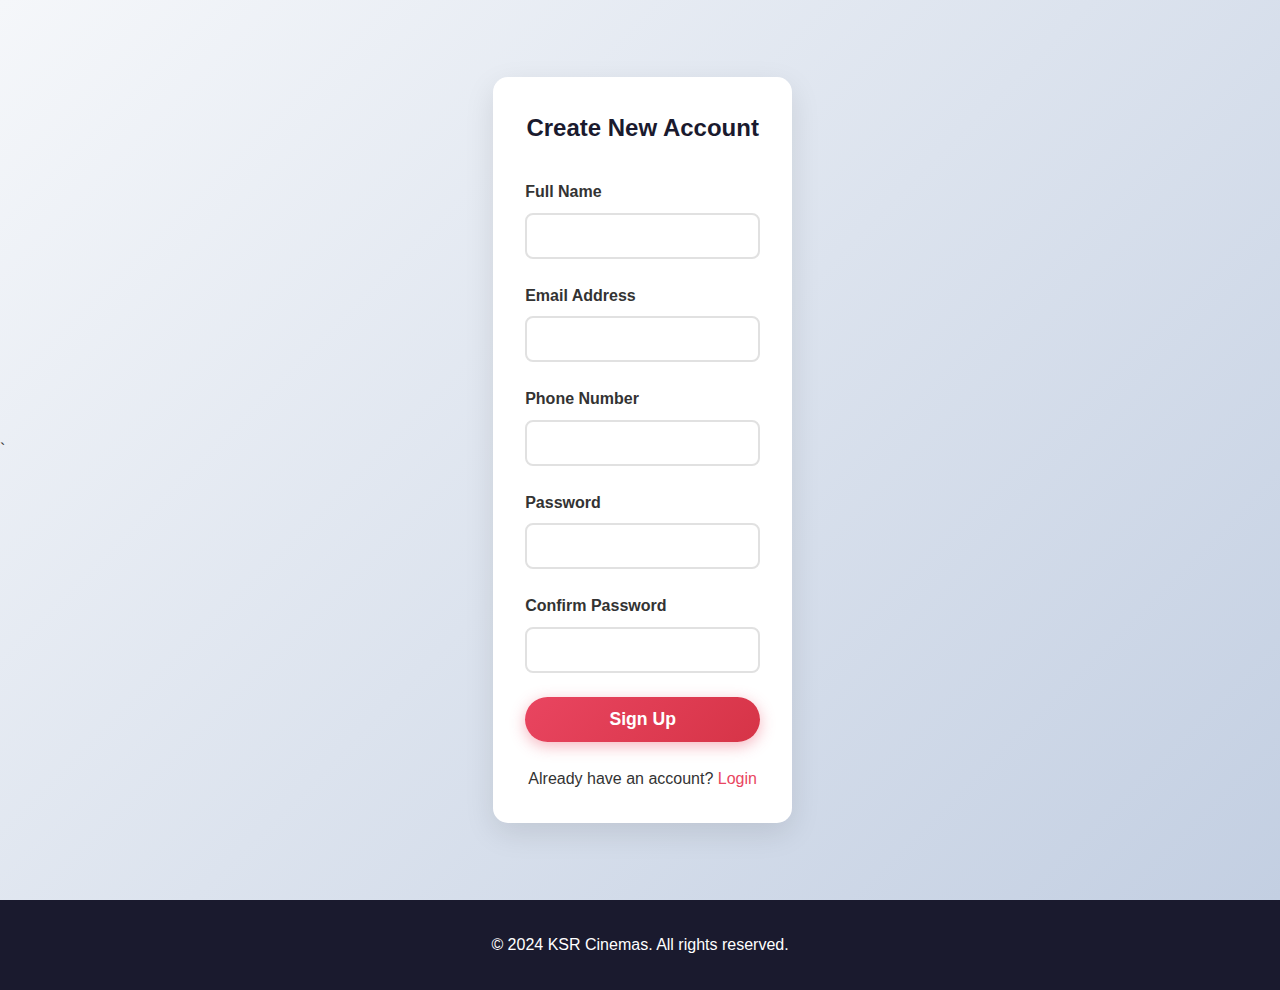
<file: frontend/signup.html>
<!DOCTYPE html>
<html lang="en">
<head>
    <meta charset="UTF-8">
    <meta name="viewport" content="width=device-width, initial-scale=1.0">
    <title>Sign Up - KSR Cinemas</title>
    <link rel="stylesheet" href="css/style.css">
</head>
<body class="auth-page">
    <main style="min-height: 100vh; display: flex; align-items: center; background: linear-gradient(135deg, #f5f7fa 0%, #c3cfe2 100%);">`
        <div class="form-container">
            <h2 style="text-align: center; margin-bottom: 2rem; color: #1a1a2e;">Create New Account</h2>
            
            <div id="message" class="message" style="display: none; padding: 12px; margin-bottom: 1rem; border-radius: 8px; text-align: center; font-weight: 600;"></div>
            
            <form id="signupForm">
                <div class="form-group">
                    <label for="fullName">Full Name</label>
                    <input type="text" id="fullName" name="fullName" required>
                </div>
                
                <div class="form-group">
                    <label for="email">Email Address</label>
                    <input type="email" id="email" name="email" required>
                </div>
                
                <div class="form-group">
                    <label for="phone">Phone Number</label>
                    <input type="tel" id="phone" name="phone" required>
                </div>
                
                <div class="form-group">
                    <label for="password">Password</label>
                    <input type="password" id="password" name="password" required>
                </div>
                
                <div class="form-group">
                    <label for="confirmPassword">Confirm Password</label>
                    <input type="password" id="confirmPassword" name="confirmPassword" required>
                </div>
                
                <button type="submit" class="btn btn-primary" style="width: 100%;">Sign Up</button>
            </form>
            
            <div style="text-align: center; margin-top: 1.5rem;">
                <p>Already have an account? <a href="login.html" style="color: #e94560; text-decoration: none;">Login</a></p>
            </div>
        </div>
    </main>

    <footer>
        <div class="container">
            <p>&copy; 2024 KSR Cinemas. All rights reserved.</p>
        </div>
    </footer>

    <script src="js/main.js"></script>
    <script>
        function showMessage(text, type) {
            const messageDiv = document.getElementById('message');
            messageDiv.textContent = text;
            messageDiv.className = `message ${type}`;
            messageDiv.style.display = 'block';
            
            // Apply styles based on type
            if (type === 'success') {
                messageDiv.style.background = '#d4edda';
                messageDiv.style.color = '#155724';
                messageDiv.style.border = '1px solid #c3e6cb';
            } else if (type === 'error') {
                messageDiv.style.background = '#f8d7da';
                messageDiv.style.color = '#721c24';
                messageDiv.style.border = '1px solid #f5c6cb';
            }
        }
        
        function showError(element, message) {
            showMessage(message, 'error');
            element.focus();
        }
        
        function hideMessage() {
            const messageDiv = document.getElementById('message');
            messageDiv.style.display = 'none';
        }

        // Add custom validation for signup form
        document.getElementById('signupForm').addEventListener('submit', async function(e) {
            e.preventDefault();
            hideMessage();
            
            const fullName = document.getElementById('fullName').value;
            const email = document.getElementById('email').value;
            const phone = document.getElementById('phone').value;
            const password = document.getElementById('password').value;
            const confirmPassword = document.getElementById('confirmPassword').value;
            
            // Phone validation
            const phoneRegex = /^[0-9]{10}$/;
            if (!phoneRegex.test(phone.replace(/\D/g, ''))) {
                showError(document.getElementById('phone'), 'Please enter a valid 10-digit phone number');
                return;
            }
            
            // Password confirmation
            if (password !== confirmPassword) {
                showError(document.getElementById('confirmPassword'), 'Passwords do not match');
                return;
            }
            
            // Submit to backend
            try {
                const userData = {
                    fullName: fullName,
                    email: email,
                    phone: phone,
                    password: password
                };
                
                console.log('Submitting signup data:', userData);
                showMessage('Creating account...', 'info');
                
                const response = await fetch('http://localhost:8081/api/register', {
                    method: 'POST',
                    headers: {
                        'Content-Type': 'application/json'
                    },
                    body: JSON.stringify(userData)
                });
                
                const result = await response.json();
                console.log('Signup response:', result);
                
                if (result.status === 'success') {
                    showMessage('Account created successfully! Redirecting to login page...', 'success');
                    setTimeout(() => {
                        window.location.href = 'login.html';
                    }, 2000);
                } else {
                    showMessage(result.message || 'Failed to create account', 'error');
                }
            } catch (error) {
                console.error('Signup error:', error);
                showMessage('Error creating account. Please check your connection and try again.', 'error');
            }
        });
    </script>
</body>
</html>
</file>
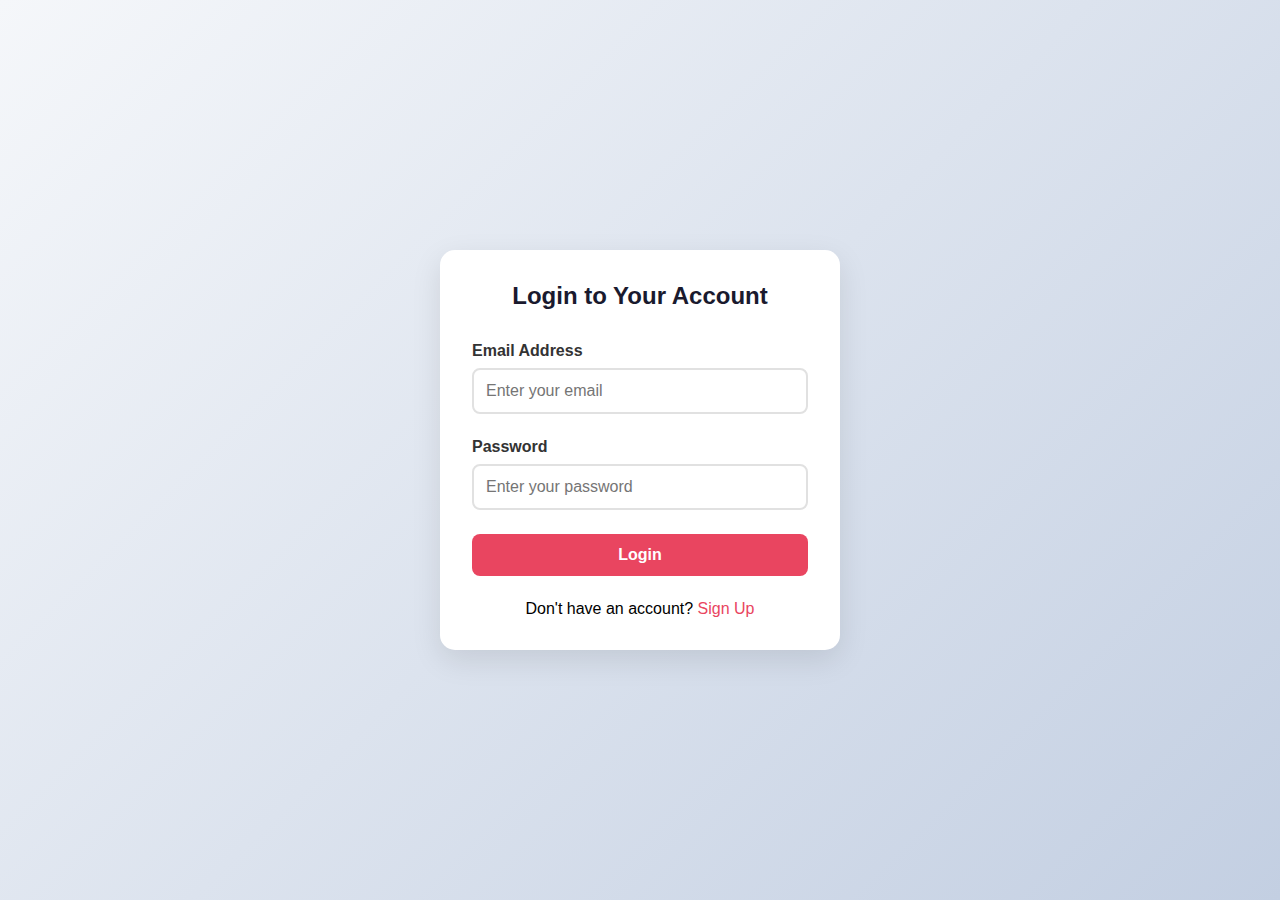
<file: frontend/simple-login.html>
<!DOCTYPE html>
<html lang="en">
<head>
    <meta charset="UTF-8">
    <meta name="viewport" content="width=device-width, initial-scale=1.0">
    <title>Login - KSR Cinemas</title>
    <style>
        * {
            margin: 0;
            padding: 0;
            box-sizing: border-box;
        }
        
        body {
            font-family: Arial, sans-serif;
            background: linear-gradient(135deg, #f5f7fa 0%, #c3cfe2 100%);
            min-height: 100vh;
            display: flex;
            align-items: center;
            justify-content: center;
        }
        
        .form-container {
            max-width: 400px;
            width: 90%;
            padding: 2rem;
            background: white;
            border-radius: 15px;
            box-shadow: 0 10px 30px rgba(0,0,0,0.1);
        }
        
        h2 {
            text-align: center;
            margin-bottom: 2rem;
            color: #1a1a2e;
        }
        
        .form-group {
            margin-bottom: 1.5rem;
        }
        
        label {
            display: block;
            margin-bottom: 0.5rem;
            color: #333;
            font-weight: 600;
        }
        
        input {
            width: 100%;
            padding: 12px;
            border: 2px solid #e1e1e1;
            border-radius: 8px;
            font-size: 1rem;
            transition: border-color 0.3s ease;
        }
        
        input:focus {
            border-color: #e94560;
            outline: none;
        }
        
        .btn {
            width: 100%;
            padding: 12px;
            background: #e94560;
            color: white;
            border: none;
            border-radius: 8px;
            font-size: 1rem;
            font-weight: 600;
            cursor: pointer;
            transition: background-color 0.3s ease;
        }
        
        .btn:hover {
            background: #d63447;
        }
        
        .signup-link {
            text-align: center;
            margin-top: 1.5rem;
        }
        
        .signup-link a {
            color: #e94560;
            text-decoration: none;
        }
        
        .signup-link a:hover {
            text-decoration: underline;
        }
    </style>
</head>
<body>
    <div class="form-container">
        <h2>Login to Your Account</h2>
        
        <form id="loginForm">
            <div class="form-group">
                <label for="email">Email Address</label>
                <input type="email" id="email" name="email" required placeholder="Enter your email">
            </div>
            
            <div class="form-group">
                <label for="password">Password</label>
                <input type="password" id="password" name="password" required placeholder="Enter your password">
            </div>
            
            <button type="submit" class="btn">Login</button>
        </form>
        
        <div class="signup-link">
            <p>Don't have an account? <a href="signup.html">Sign Up</a></p>
        </div>
    </div>

    <script>
        document.getElementById('loginForm').addEventListener('submit', function(e) {
            e.preventDefault();
            
            const email = document.getElementById('email').value;
            const password = document.getElementById('password').value;
            
            if (email && password) {
                // Store user session
                localStorage.setItem('userLoggedIn', 'true');
                localStorage.setItem('userEmail', email);
                
                alert('Login successful! Redirecting to home page...');
                window.location.href = 'home.html';
            } else {
                alert('Please enter both email and password');
            }
        });
    </script>
</body>
</html>
</file>
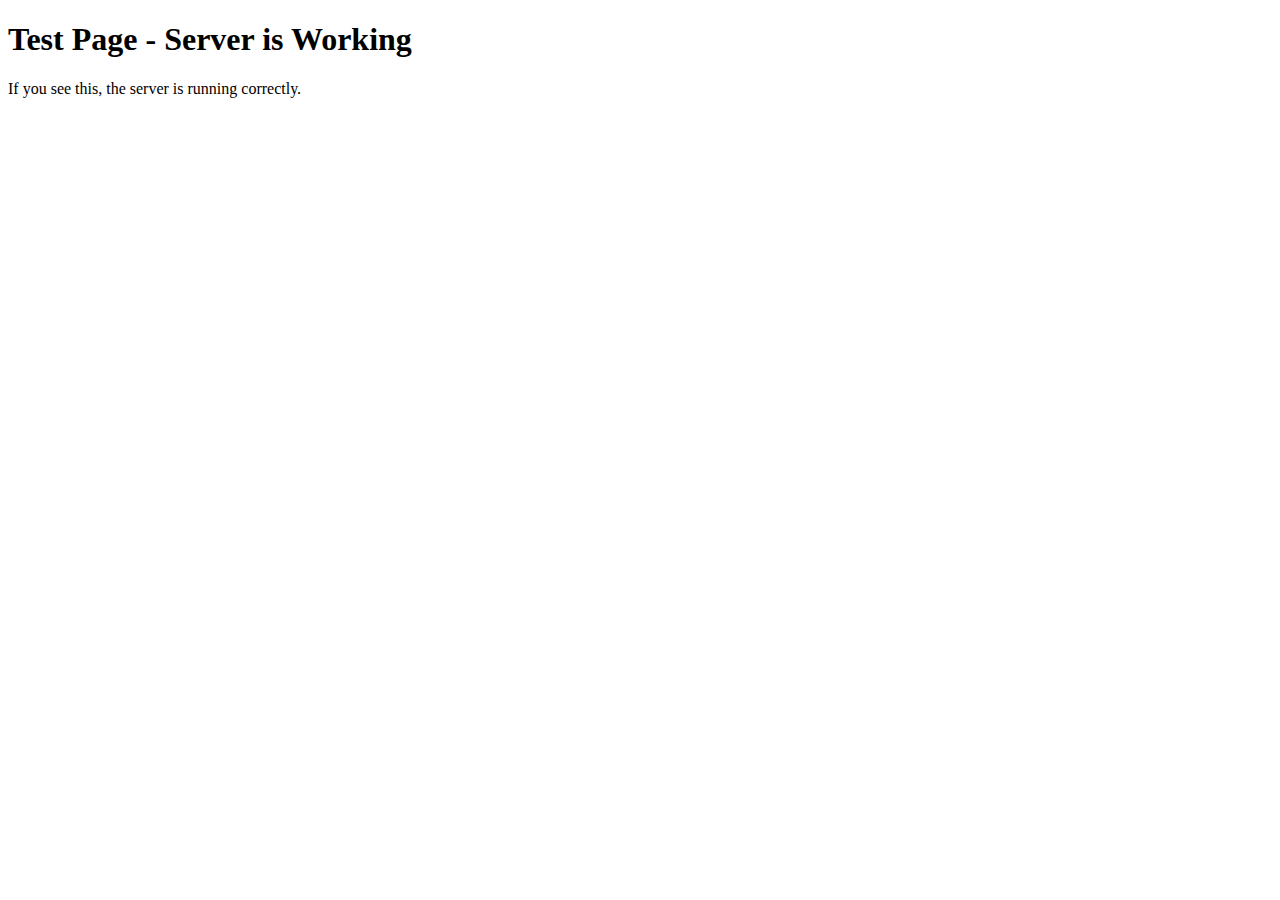
<file: frontend/test.html>
<!DOCTYPE html>
<html>
<head>
    <title>Test - KSR Cinemas</title>
</head>
<body>
    <h1>Test Page - Server is Working</h1>
    <p>If you see this, the server is running correctly.</p>
</body>
</html>
</file>
<file: frontend/css/style.css>
* {
    margin: 0;
    padding: 0;
    box-sizing: border-box;
}

body {
    font-family: 'Arial', sans-serif;
    line-height: 1.6;
    color: #333;
    background-color: #f4f4f4;
}

.container {
    max-width: 1200px;
    margin: 0 auto;
    padding: 0 20px;
}

/* Header Styles */
.navbar {
    background: linear-gradient(135deg, #1a1a2e, #16213e);
    color: white;
    padding: 1rem 0;
    position: sticky;
    top: 0;
    z-index: 1000;
    box-shadow: 0 2px 10px rgba(0,0,0,0.3);
}

.nav-container {
    max-width: 1200px;
    margin: 0 auto;
    padding: 0 20px;
    display: flex;
    justify-content: space-between;
    align-items: center;
}

.logo {
    font-size: 1.8rem;
    font-weight: bold;
    color: #e94560;
    text-shadow: 2px 2px 4px rgba(0,0,0,0.5);
}

.nav-menu {
    display: flex;
    list-style: none;
    gap: 2rem;
}

.nav-menu a {
    color: white;
    text-decoration: none;
    font-weight: 500;
    transition: color 0.3s ease;
    padding: 10px 15px;
    border-radius: 5px;
}

.nav-menu a:hover {
    color: #e94560;
    background-color: rgba(233, 69, 96, 0.1);
}

/* Logout Button Styling */
#logoutBtn {
    background-color: #e94560;
    color: white !important;
    padding: 8px 16px;
    border-radius: 5px;
    transition: all 0.3s ease;
}

#logoutBtn:hover {
    background-color: #d63447 !important;
    color: white !important;
    transform: translateY(-1px);
}

/* Hero Section */
.hero {
    background: linear-gradient(rgba(0,0,0,0.7), rgba(0,0,0,0.7)), 
                url('data:image/svg+xml,<svg xmlns="http://www.w3.org/2000/svg" viewBox="0 0 1200 600"><rect fill="%23000" width="1200" height="600"/><circle cx="200" cy="150" r="100" fill="%23e94560" opacity="0.1"/><circle cx="800" cy="300" r="150" fill="%231a1a2e" opacity="0.3"/><circle cx="1000" cy="100" r="80" fill="%23e94560" opacity="0.15"/></svg>');
    background-size: cover;
    background-position: center;
    height: 80vh;
    display: flex;
    align-items: center;
    justify-content: center;
    text-align: center;
    color: white;
}

.hero-content h1 {
    font-size: 3.5rem;
    margin-bottom: 1rem;
    text-shadow: 2px 2px 4px rgba(0,0,0,0.8);
}

.hero-content p {
    font-size: 1.3rem;
    margin-bottom: 2rem;
    max-width: 600px;
    text-shadow: 1px 1px 2px rgba(0,0,0,0.8);
}

.hero-buttons {
    display: flex;
    gap: 1rem;
    justify-content: center;
    flex-wrap: wrap;
}

/* Button Styles */
.btn {
    padding: 12px 30px;
    border: none;
    border-radius: 25px;
    text-decoration: none;
    font-size: 1.1rem;
    font-weight: 600;
    transition: all 0.3s ease;
    cursor: pointer;
    display: inline-block;
}

.btn-primary {
    background: linear-gradient(135deg, #e94560, #d63447);
    color: white;
    box-shadow: 0 4px 15px rgba(233, 69, 96, 0.4);
}

.btn-primary:hover {
    transform: translateY(-2px);
    box-shadow: 0 6px 20px rgba(233, 69, 96, 0.6);
}

.btn-secondary {
    background: transparent;
    color: white;
    border: 2px solid white;
}

.btn-secondary:hover {
    background: white;
    color: #1a1a2e;
    transform: translateY(-2px);
}

/* About Section */
.about {
    padding: 80px 0;
    background: white;
}

.about h2 {
    text-align: center;
    font-size: 2.5rem;
    margin-bottom: 3rem;
    color: #1a1a2e;
}

.features {
    display: grid;
    grid-template-columns: repeat(auto-fit, minmax(300px, 1fr));
    gap: 2rem;
    margin-top: 2rem;
}

.feature {
    text-align: center;
    padding: 2rem;
    background: #f8f9fa;
    border-radius: 15px;
    box-shadow: 0 5px 15px rgba(0,0,0,0.1);
    transition: transform 0.3s ease;
}

.feature:hover {
    transform: translateY(-5px);
}

.feature h3 {
    font-size: 1.5rem;
    margin-bottom: 1rem;
    color: #e94560;
}

.feature p {
    color: #666;
    line-height: 1.8;
}

/* Now Showing Section */
.now-showing {
    background: #f8f9fa;
    padding: 80px 0;
}

.now-showing h2 {
    text-align: center;
    font-size: 2.5rem;
    margin-bottom: 3rem;
    color: #1a1a2e;
}

.loading-message {
    text-align: center;
    font-size: 1.2rem;
    color: #666;
    padding: 2rem;
}

/* Quick Booking Section */
.quick-booking {
    background: linear-gradient(135deg, #1a1a2e, #16213e);
    color: white;
    padding: 60px 0;
    text-align: center;
}

.quick-booking h2 {
    font-size: 2.5rem;
    margin-bottom: 1rem;
}

.quick-booking p {
    font-size: 1.2rem;
    margin-bottom: 2rem;
    opacity: 0.9;
}

/* Footer */
footer {
    background: #1a1a2e;
    color: white;
    text-align: center;
    padding: 2rem 0;
}

/* Form Styles */
.form-container {
    max-width: 400px;
    margin: 50px auto;
    padding: 2rem;
    background: white;
    border-radius: 15px;
    box-shadow: 0 10px 30px rgba(0,0,0,0.1);
}

.form-group {
    margin-bottom: 1.5rem;
}

.form-group label {
    display: block;
    margin-bottom: 0.5rem;
    color: #333;
    font-weight: 600;
}

.form-group input {
    width: 100%;
    padding: 12px;
    border: 2px solid #e1e1e1;
    border-radius: 8px;
    font-size: 1rem;
    transition: border-color 0.3s ease;
}

.form-group input:focus {
    border-color: #e94560;
    outline: none;
}

/* Movies Grid */
.movies-grid {
    display: grid;
    grid-template-columns: repeat(auto-fill, minmax(250px, 1fr));
    gap: 2rem;
    padding: 2rem 0;
}

.movie-card {
    background: white;
    border-radius: 15px;
    overflow: hidden;
    box-shadow: 0 5px 15px rgba(0,0,0,0.1);
    transition: transform 0.3s ease;
}

.movie-card:hover {
    transform: translateY(-5px);
}

.movie-poster {
    width: 100%;
    height: 300px;
    background: linear-gradient(45deg, #e94560, #d63447);
    display: flex;
    align-items: center;
    justify-content: center;
    color: white;
    font-size: 1.2rem;
    font-weight: bold;
}

.movie-info {
    padding: 1.5rem;
}

.movie-info h3 {
    margin-bottom: 0.5rem;
    color: #1a1a2e;
}

.movie-info p {
    color: #666;
    font-size: 0.9rem;
    margin-bottom: 1rem;
}

/* Seats Layout */
.seats-container {
    max-width: 800px;
    margin: 2rem auto;
    text-align: center;
}

.screen {
    background: #1a1a2e;
    color: white;
    padding: 10px;
    margin-bottom: 2rem;
    border-radius: 50px 50px 0 0;
    font-weight: bold;
}

.seats-grid {
    display: grid;
    grid-template-columns: repeat(10, 1fr);
    gap: 10px;
    max-width: 600px;
    margin: 0 auto 2rem;
}

.seat {
    width: 40px;
    height: 40px;
    border: 2px solid #ddd;
    border-radius: 8px;
    cursor: pointer;
    display: flex;
    align-items: center;
    justify-content: center;
    font-weight: bold;
    transition: all 0.3s ease;
}

.seat.available {
    background: #e8f5e8;
    border-color: #4caf50;
}

.seat.selected {
    background: #e94560;
    border-color: #d63447;
    color: white;
}

.seat.occupied {
    background: #ffebee;
    border-color: #f44336;
    cursor: not-allowed;
}

/* Hide navbar on login and signup pages */
body.auth-page .navbar {
    display: none !important;
}

body.auth-page main {
    padding-top: 0;
}

body.auth-page header {
    display: none !important;
}

/* Responsive Design */
@media (max-width: 768px) {
    .hero-content h1 {
        font-size: 2.5rem;
    }
    
    .hero-content p {
        font-size: 1.1rem;
    }
    
    .nav-menu {
        gap: 1rem;
    }
    
    .features {
        grid-template-columns: 1fr;
    }
    
    .seats-grid {
        grid-template-columns: repeat(8, 1fr);
    }
}
</file>
